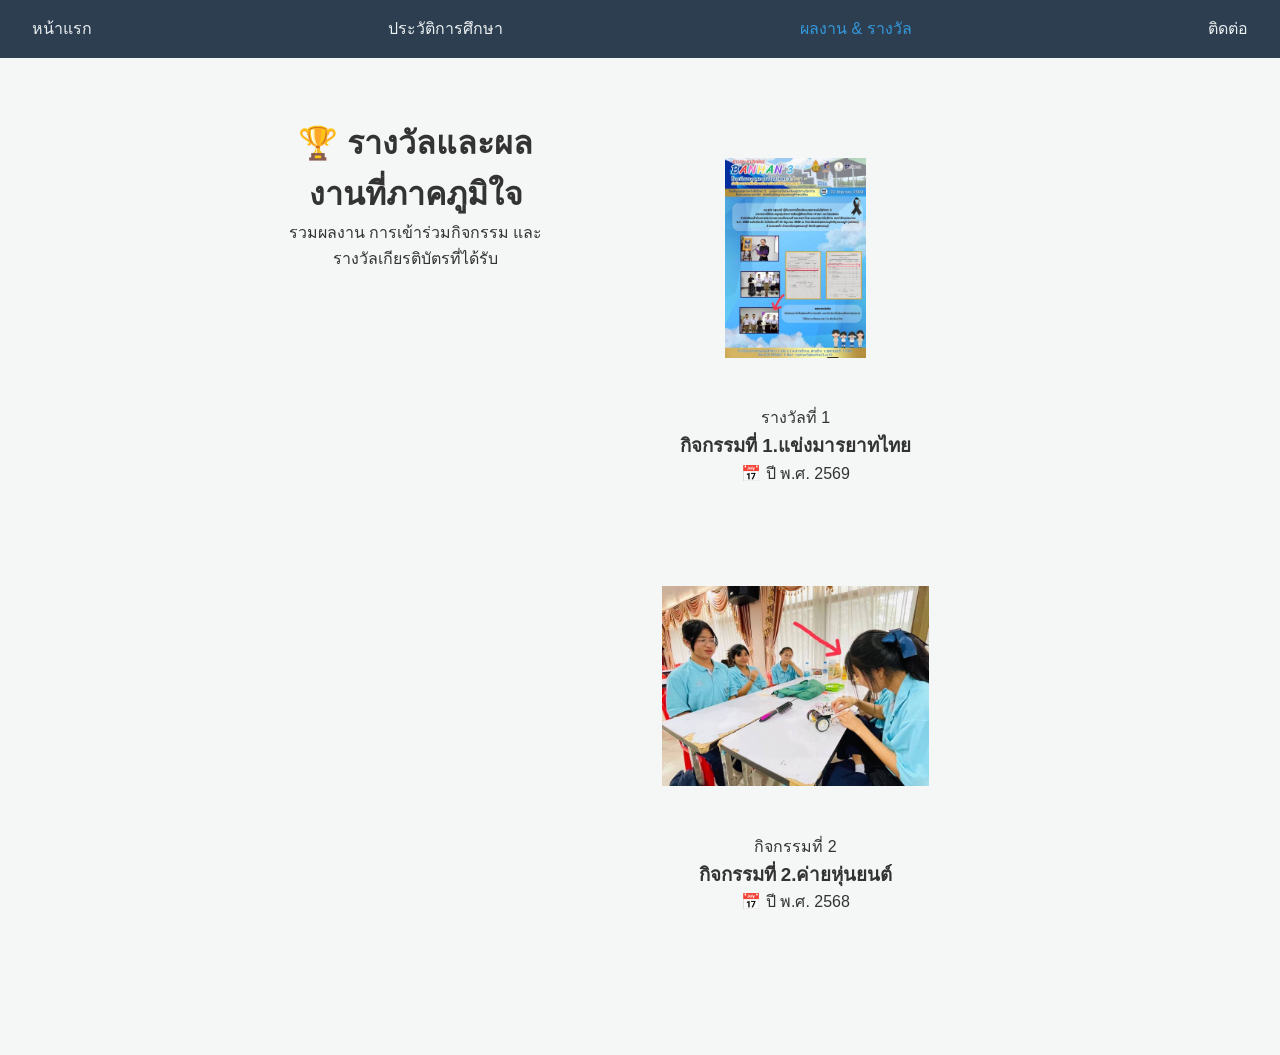
<file: activity.html>
<!DOCTYPE html>
<html lang="th">
<head>
    <meta charset="UTF-8">
    <meta name="viewport" content="width=device-width, initial-scale=1.0">
    <title>ผลงานและรางวัลที่ภาคภูมิใจ</title>
    <!-- เชื่อมโยงไปยังไฟล์ style.css ในโฟลเดอร์ css -->
    <link rel="stylesheet" href="css/style.css">
</head>
<body>

    <!-- แถบเมนูนำทาง (Navbar) -->
    <nav class="navbar">
        <a href="index.html">หน้าแรก</a>
        <a href="education.html">ประวัติการศึกษา</a>
        <a href="activity.html" class="active">ผลงาน & รางวัล</a>
        <a href="contact.html">ติดต่อ</a>
    </nav>

    <!-- เนื้อหาหลัก -->
    <main class="container">
        
        <div class="header-title">
            <h1>🏆 รางวัลและผลงานที่ภาคภูมิใจ</h1>
            <p>รวมผลงาน การเข้าร่วมกิจกรรม และรางวัลเกียรติบัตรที่ได้รับ</p>
        </div>

        <!-- รายการการ์ดแสดงรูปรางวัล (2 รางวัล) -->
        <div class="awards-grid">

            <!-- รางวัลที่ 1 -->
            <div class="award-card">
                <div class="award-img-box">
                    <!-- ใส่ชื่อไฟล์รูปภาพรางวัลที่ 1 -->
                    <img src="cert1.jpg" alt="รูปเกียรติบัตร/รางวัลที่ 1">
                </div>
                <div class="award-info">
                    <span class="award-tag">รางวัลที่ 1</span>
                    <h3> กิจกรรมที่ 1.แข่งมารยาทไทย</h3>
                    <p class="award-date">📅 ปี พ.ศ. 2569</p>
                </div>
            </div>

            <!-- รางวัลที่ 2 -->
            <div class="award-card">
                <div class="award-img-box">
                    <!-- ใส่ชื่อไฟล์รูปภาพรางวัลที่ 2 -->
                    <img src="cert2.jpg" alt="รูปเกียรติบัตร/รางวัลที่ 2">
                </div>
                <div class="award-info">
                    <span class="award-tag">กิจกรรมที่ 2</span>
                    <h3> กิจกรรมที่ 2.ค่ายหุ่นยนต์</h3>
                    <p class="award-date">📅 ปี พ.ศ. 2568</p>
                </div>
            </div>

        </div>

    </main>

</body>
</html>
</file>
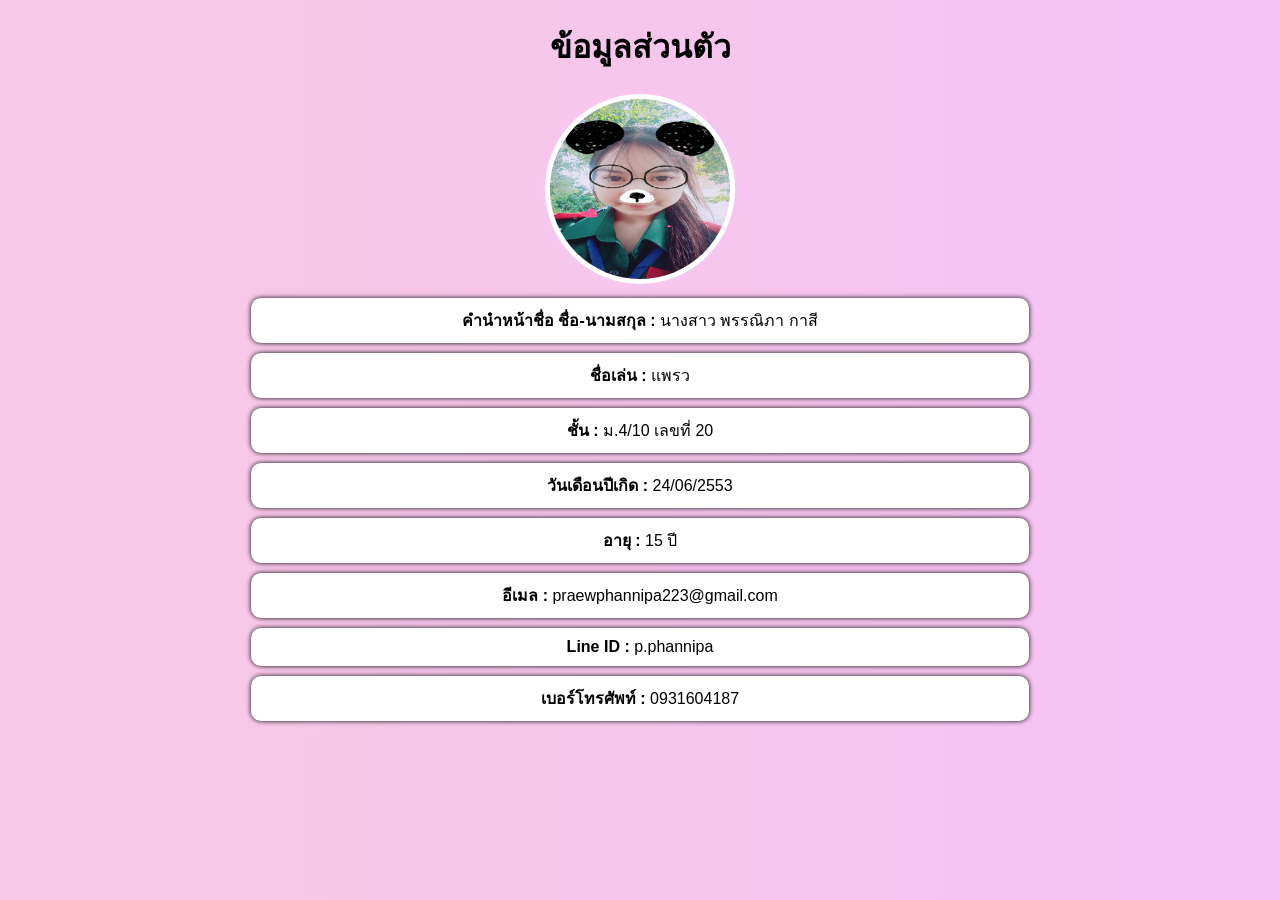
<file: contact.html>
<!DOCTYPE html>
<html lang="en">
<head>
    <meta charset="UTF-8">
    <meta name="viewport" content="width=device-width, initial-scale=1.0">
    <title>Contact Me</title>
    <style>
 body{
    text-align: center;
    font-family: Arial;
    background: rgb(255, 253, 255);
 }
 img{
            width: 180px;
            height: 180px;
            border-radius: 50%;
        }
body{
    text-align: center;
    background: rgb(240, 207, 240);
}

img{
    border: 5px solid hotpink;
}
    </style>
    </head>
    
    <body>
        <style>
body{
    text-align:center;
    font-family:Arial;
    background:linear-gradient(to right,#f8c9e4,#f5c2f5);
}

img{
    width:180px;
    height:180px;
    border-radius:50%;
    border:5px solid white;
    box-shadow:0 0 15px rgb(247, 201, 243);
}
lui
h1{
    color:rgb(10, 8, 10);
}

p{
    background:white;
    width:60%;
    margin:10px auto;
    padding:10px;
    border-radius:10px;
    box-shadow:0 0 5px rgb(7, 4, 4);
}
</style>

 <h1>ข้อมูลส่วนตัว</h1>

<img src="myphoto.png" alt="รูปภาพ">

<p><b>คำนำหน้าชื่อ ชื่อ-นามสกุล :</b> นางสาว พรรณิภา กาสี</p>
<p><b>ชื่อเล่น :</b> แพรว</p>
<p><b>ชั้น :</b> ม.4/10 เลขที่ 20</p>
<p><b>วันเดือนปีเกิด :</b> 24/06/2553</p>
<p><b>อายุ :</b> 15 ปี</p>
<p><b>อีเมล :</b> praewphannipa223@gmail.com</p>
<p><b>Line ID :</b> p.phannipa</p>
<p><b>เบอร์โทรศัพท์ :</b> 0931604187</p>

</body>
</html>
</file>
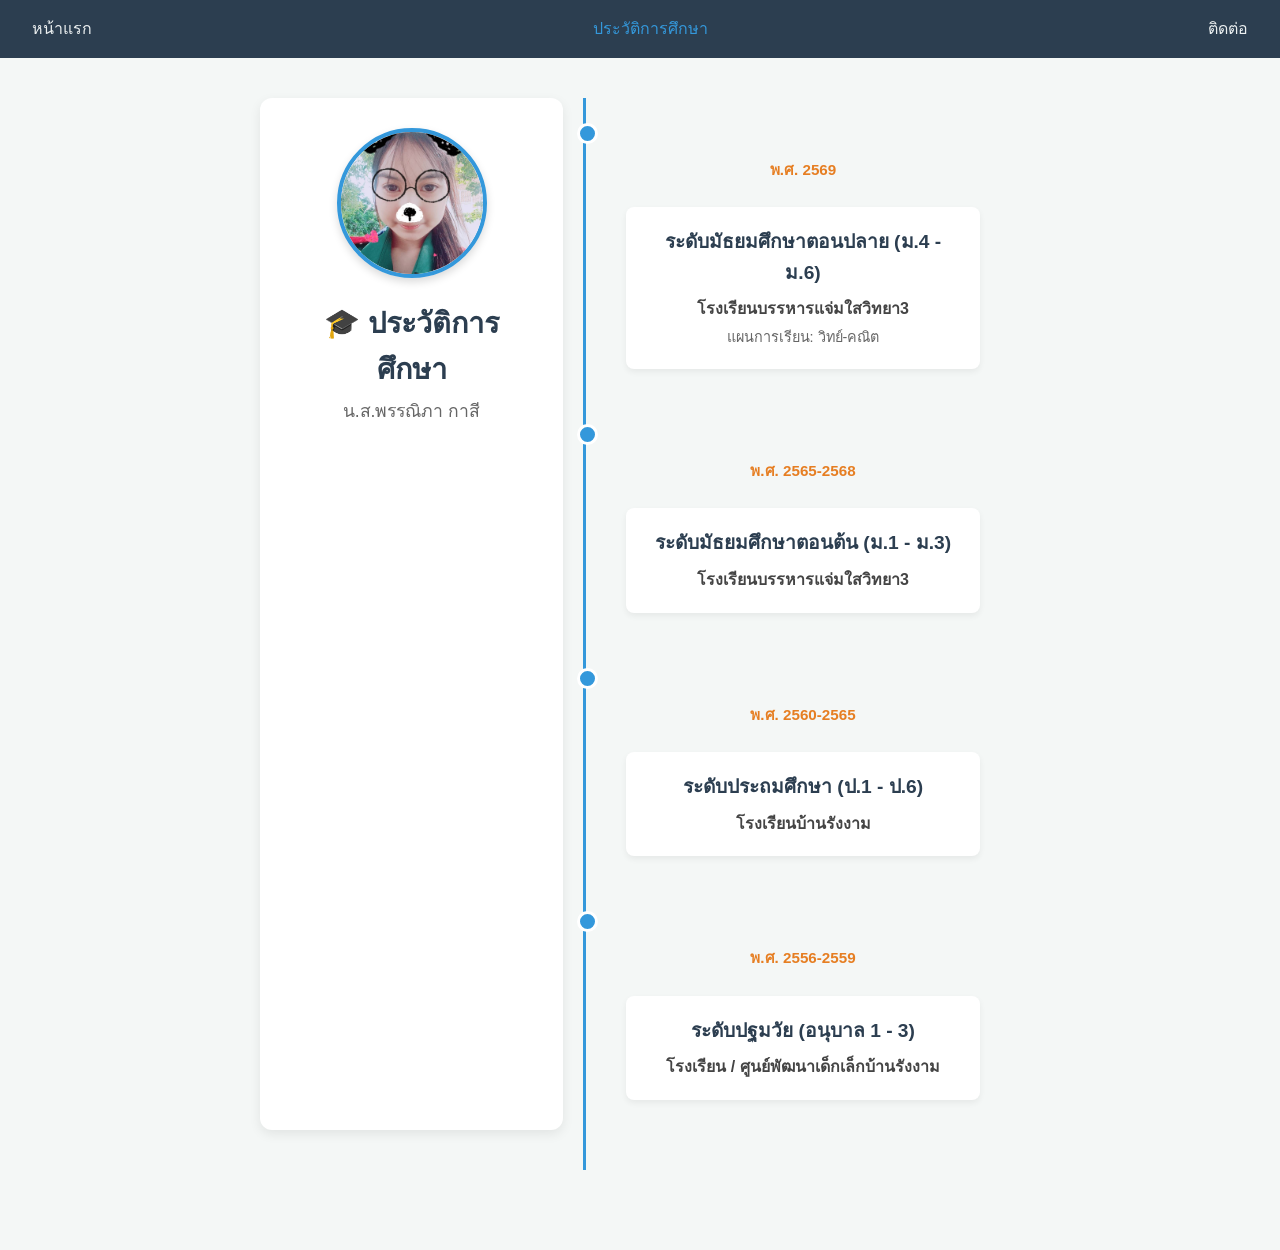
<file: education.html>
<!DOCTYPE html>
<html lang="th">
<head>
    <meta charset="UTF-8">
    <meta name="viewport" content="width=device-width, initial-scale=1.0">
    <title>ประวัติการศึกษา (Education)</title>
    <!-- เชื่อมโยงไปยังไฟล์ style.css ในโฟลเดอร์ css -->
    <link rel="stylesheet" href="css/style.css">
</head>
<body>

    <!-- เมนูนำทาง (Navigation Bar) -->
    <nav class="navbar">
        <a href="index.html">หน้าแรก</a>
        <a href="education.html" class="active">ประวัติการศึกษา</a>
        <a href="contact.html">ติดต่อ</a>
    </nav>

    <!-- ส่วนเนื้อหาหลัก -->
    <main class="container">
        
        <!-- ส่วนรูปโปรไฟล์และหัวข้อ -->
        <div class="profile-section">
            <img src="myphoto.png" alt="รูปโปรไฟล์ของฉัน" class="profile-img">
            <h1 class="page-title">🎓 ประวัติการศึกษา</h1>
            <p class="name-label">น.ส.พรรณิภา  กาสี</p>
        </div>

        <div class="timeline">
            
            <!-- 1. ระดับมัธยมศึกษาตอนปลาย -->
            <div class="timeline-item">
                <div class="timeline-year">พ.ศ. 2569</div>
                <div class="timeline-content">
                    <h3>ระดับมัธยมศึกษาตอนปลาย (ม.4 - ม.6)</h3>
                    <p class="institution">โรงเรียนบรรหารแจ่มใสวิทยา3</p>
                    <p class="detail">แผนการเรียน: วิทย์-คณิต</p>
                </div>
            </div>

            <!-- 2. ระดับมัธยมศึกษาตอนต้น -->
            <div class="timeline-item">
                <div class="timeline-year">พ.ศ. 2565-2568</div>
                <div class="timeline-content">
                    <h3>ระดับมัธยมศึกษาตอนต้น (ม.1 - ม.3)</h3>
                    <p class="institution">โรงเรียนบรรหารแจ่มใสวิทยา3</p>
                </div>
            </div>

            <!-- 3. ระดับประถมศึกษา -->
            <div class="timeline-item">
                <div class="timeline-year">พ.ศ. 2560-2565</div>
                <div class="timeline-content">
                    <h3>ระดับประถมศึกษา (ป.1 - ป.6)</h3>
                    <p class="institution">โรงเรียนบ้านรังงาม</p>
                </div>
            </div>

            <!-- 4. ระดับปฐมวัย / อนุบาล -->
            <div class="timeline-item">
                <div class="timeline-year">พ.ศ. 2556-2559</div>
                <div class="timeline-content">
                    <h3>ระดับปฐมวัย (อนุบาล 1 - 3)</h3>
                    <p class="institution">โรงเรียน / ศูนย์พัฒนาเด็กเล็กบ้านรังงาม</p>
                </div>
            </div>

        </div>
    </main>

</body>
</html>
</file>
<file: css/style.css>
*{
    margin: 0;
    padding: 0;
    box-sizing: border-box;
}

nav{
    display: flex;
    justify-content: space-between;
    /* padding: 10px 20px; */
    align-items: center;
}

.logo img{
    width: 100px;
    height: auto;
}

.menu li{
    margin-left: 10px;
}

.menu li a{
    text-decoration: none;
    color: rgb(99, 199, 161);
}

section.banner{
    background-color: rgb(230, 89, 117);
    height: 400px;
    display: flex;
    justify-content: center;
    align-items: center;
    text-align: center;
}

main{
    display: flex;
    grid-template-columns: 1fr 1fr 1fr;
}

main div{
    padding: 20px;
    justify-content: center;
    text-align: center;
}

main div img{
    width: auto;
    height: 200px;
}

footer{
    background-color: rgb(0, 0, 0);
    color: #fcfcfc;
    text-align: center;
    padding: 10px;
}



* {
    box-sizing: border-box;
    margin: 0;
    padding: 0;
    font-family: 'Segoe UI', Tahoma, Geneva, Verdana, sans-serif;
}

body {
    background-color: #f4f7f6;
    color: #333333;
    line-height: 1.6;
}

/* =========================================
   2. แถบเมนูนำทาง (Navbar)
   ========================================= */
.navbar {
    background-color: #2c3e50;
    padding: 1rem 2rem;
    display: flex;
    gap: 20px;
}

.navbar a {
    color: #ecf0f1;
    text-decoration: none;
    font-weight: 500;
    transition: color 0.3s ease;
}

.navbar a:hover, 
.navbar a.active {
    color: #3498db;
}

/* =========================================
   3. พื้นที่จัดวางเนื้อหา (Container)
   ========================================= */
.container {
    max-width: 800px;
    margin: 40px auto;
    padding: 0 20px 40px 20px;
}

/* =========================================
   4. ส่วนรูปโปรไฟล์และหัวข้อ (Profile Section)
   ========================================= */
.profile-section {
    text-align: center;
    margin-bottom: 40px;
    background-color: #ffffff;
    padding: 30px;
    border-radius: 12px;
    box-shadow: 0 4px 12px rgba(0, 0, 0, 0.08);
}

.profile-img {
    width: 150px;
    height: 150px;
    border-radius: 50%;
    object-fit: cover;
    border: 4px solid #3498db;
    box-shadow: 0 4px 8px rgba(0, 0, 0, 0.15);
    margin-bottom: 15px;
}

.page-title {
    color: #2c3e50;
    font-size: 1.8rem;
    margin-bottom: 5px;
}

.name-label {
    font-size: 1.1rem;
    color: #666666;
    font-weight: 500;
}

/* =========================================
   5. เส้น Timeline ประวัติการศึกษา
   ========================================= */
.timeline {
    position: relative;
    border-left: 3px solid #3498db;
    margin-left: 20px;
    padding-left: 20px;
}

.timeline-item {
    margin-bottom: 30px;
    position: relative;
}

/* จุดวงกลมบนเส้น Timeline */
.timeline-item::before {
    content: '';
    position: absolute;
    left: -29px;
    top: 5px;
    width: 15px;
    height: 15px;
    background-color: #3498db;
    border-radius: 50%;
    border: 3px solid #ffffff;
}

.timeline-year {
    font-weight: bold;
    color: #e67e22;
    font-size: 0.95rem;
    margin-bottom: 5px;
}

.timeline-content {
    background: #ffffff;
    padding: 20px;
    border-radius: 8px;
    box-shadow: 0 3px 6px rgba(0, 0, 0, 0.06);
}

.timeline-content h3 {
    margin-bottom: 8px;
    color: #2c3e50;
    font-size: 1.2rem;
}

.institution {
    font-weight: 600;
    color: #444444;
}

.detail {
    color: #666666;
    font-size: 0.9rem;
    margin-top: 4px;
}
.awards-grid {
    display: flex;
    flex-wrap: wrap;
    gap: 20px;
    justify-content: center;
}

.award-card {
    flex: 1 1 350px;
    max-width: 400px;
}
</file>
